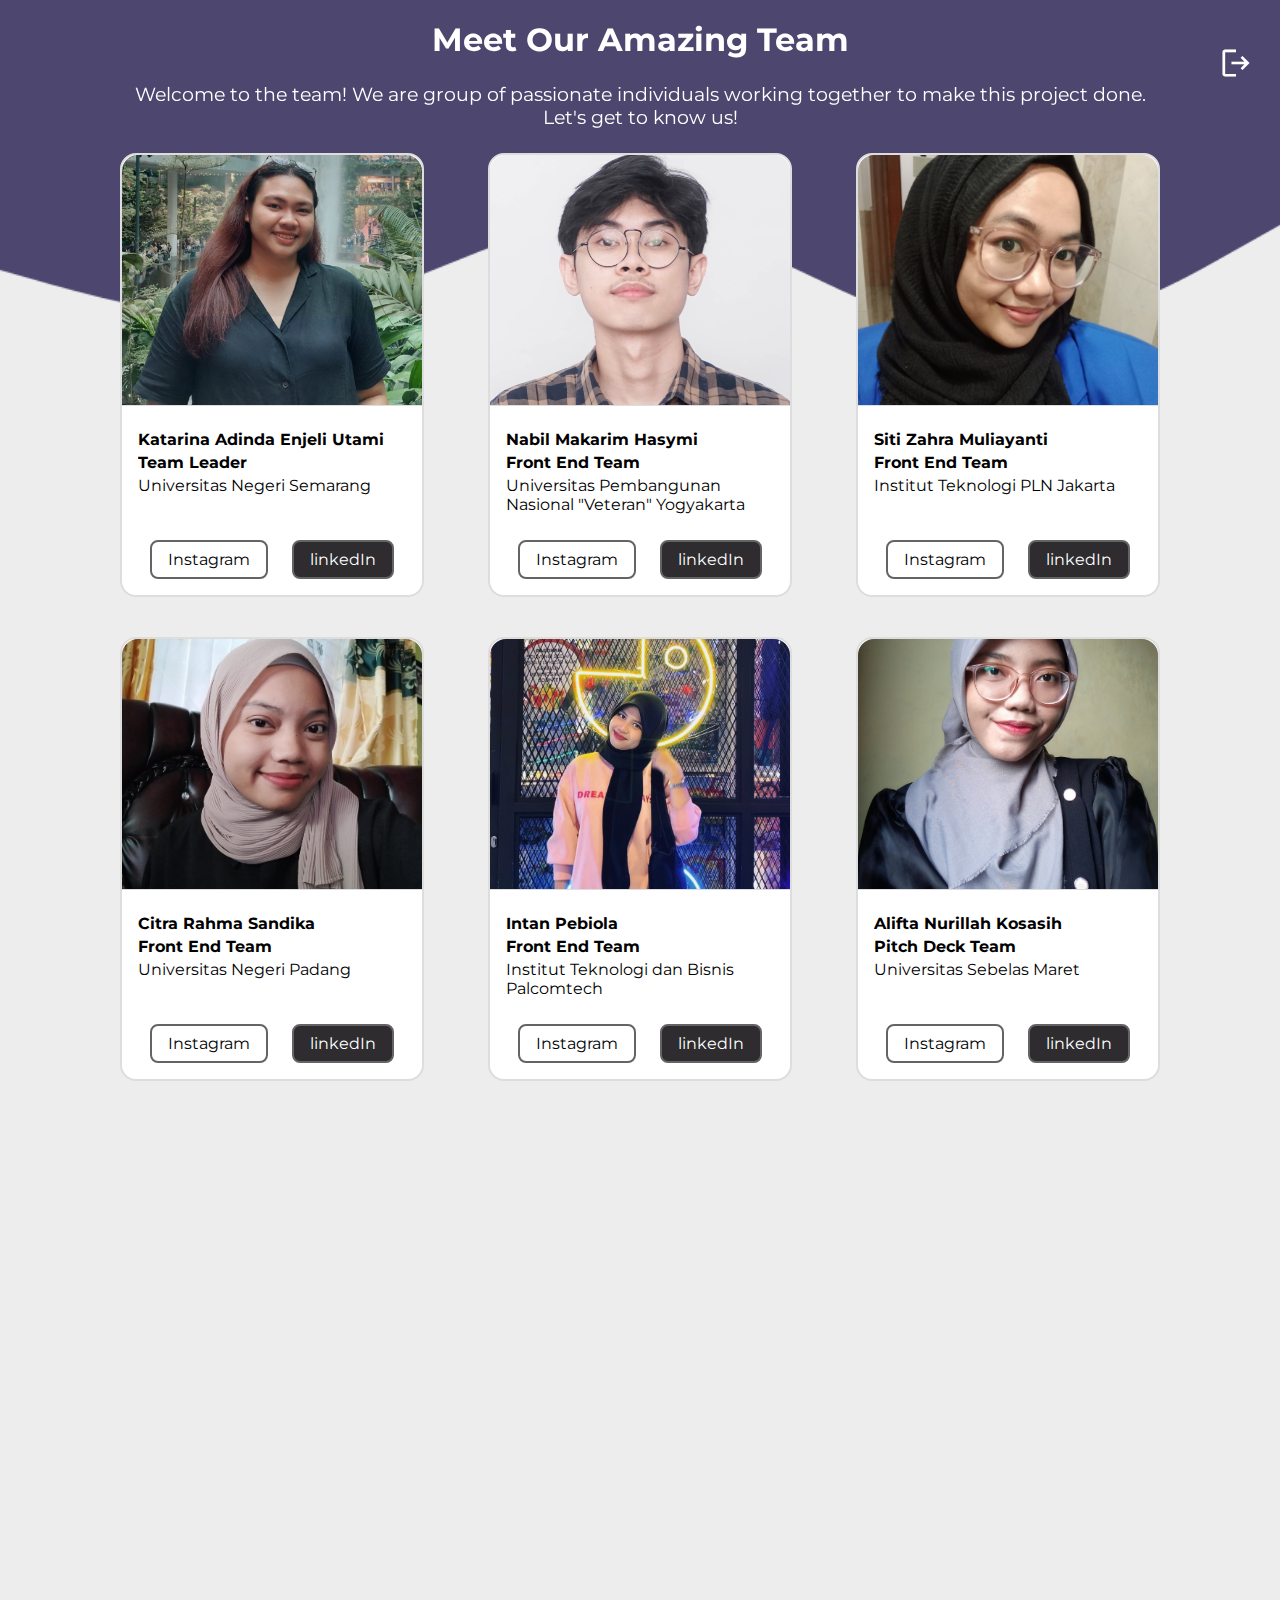
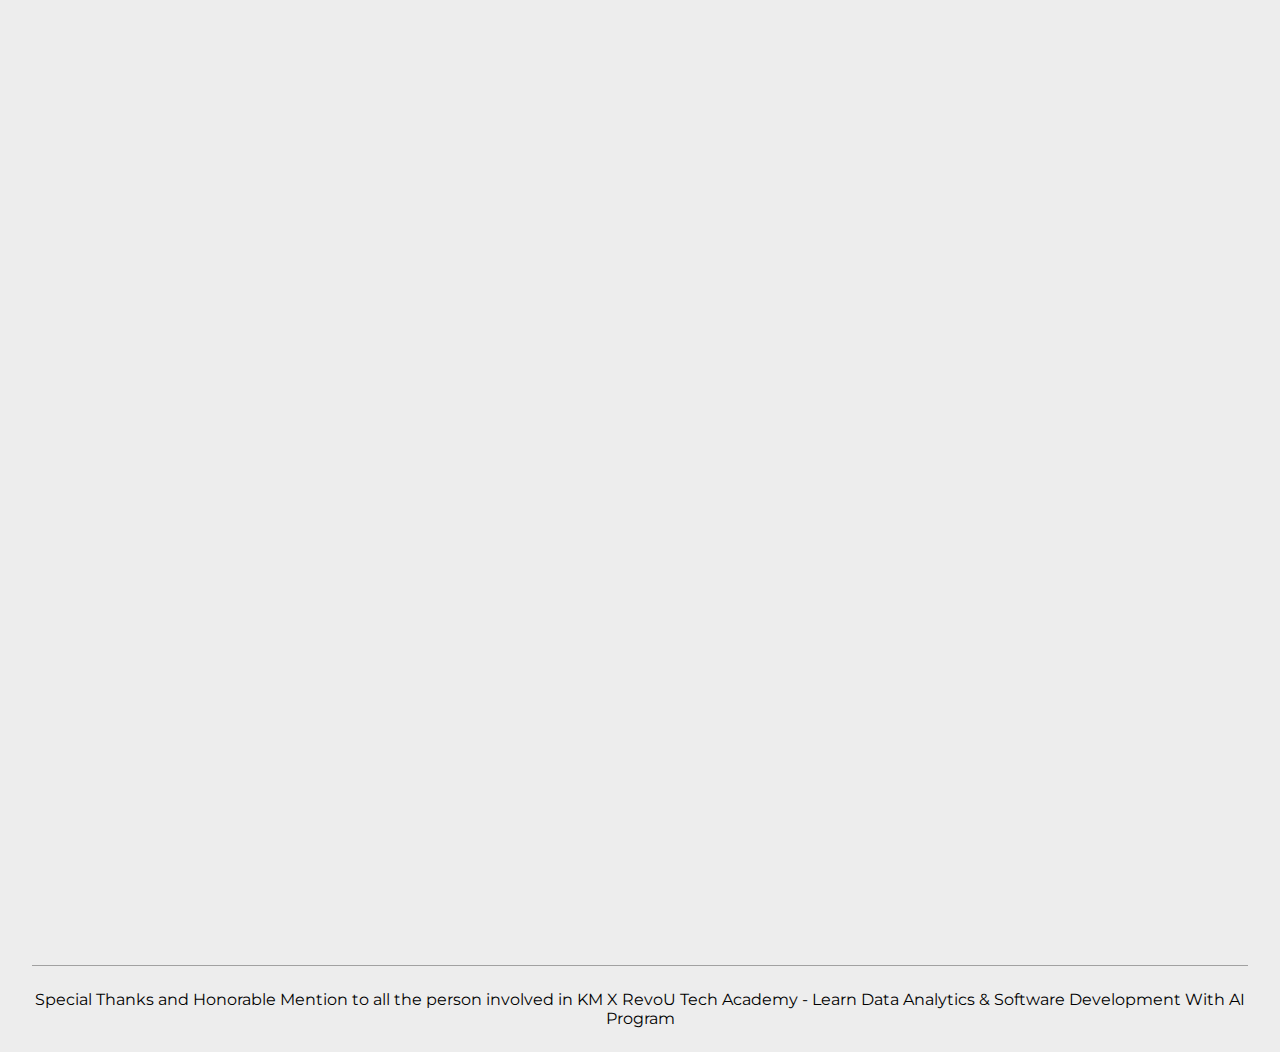
<file: teamMemberPage/teamMember.html>
<!DOCTYPE html>
<html lang="en">
  <head>
    <meta charset="UTF-8" />
    <meta name="viewport" content="width=device-width, initial-scale=1.0" />
    <!-- Import google fonts -->
    <link rel="preconnect" href="https://fonts.googleapis.com" />
    <link rel="preconnect" href="https://fonts.gstatic.com" crossorigin />
    <link
      href="https://fonts.googleapis.com/css2?family=Inter:wght@100..900&family=Montserrat:ital,wght@0,100..900;1,100..900&family=Roboto:ital,wght@0,100;0,300;0,400;0,500;0,700;0,900;1,100;1,300;1,400;1,500;1,700;1,900&display=swap"
      rel="stylesheet"
    />
    <link
      rel="stylesheet"
      href="https://fonts.googleapis.com/css2?family=Material+Symbols+Outlined:opsz,wght,FILL,GRAD@20..48,100..700,0..1,-50..200"
    />
    <!-- Import Animate on Scroll CSS-->
    <link
      rel="stylesheet"
      href="https://cdn.jsdelivr.net/npm/aos@2.3.4/dist/aos.css"
    />
    <link rel="stylesheet" href="teamMember.css" />
    <title>Team Member</title>
  </head>
  <body>
    <header>
      <h1 data-aos="fade-down" id="title">Meet Our Amazing Team</h1>
      <a href="../index.html">
        <span
          data-aos="fade-left"
          class="material-symbols-outlined"
          style="font-size: 36px"
        >
          logout
        </span>
      </a>
    </header>
    <p data-aos="zoom-in" id="titleDesc">
      Welcome to the team! We are group of passionate individuals working
      together to make this project done. Let's get to know us!
    </p>
    <!-- <div id="card-container" class="card-container"></div> -->
    <div class="container">
      <div data-aos="fade-up" class="card">
        <div class="cardHead">
          <img src="../assets/img/Katarina Adinda.jpg" />
        </div>
        <div class="cardBody">
          <div class="cardTitle">
            <h3 class="name">Katarina Adinda Enjeli Utami</h3>
            <h3 class="role">Team Leader</h3>
            <p>Universitas Negeri Semarang</p>
          </div>

          <div class="socMed">
            <a
              class="Instagram"
              href="https://www.instagram.com/katarinaaeu"
              target="blank"
              >Instagram</a
            ><a
              class="linkedIn"
              href=" https://www.linkedin.com/in/katarinaadinda"
              target="blank"
              >linkedIn</a
            >
          </div>
        </div>
      </div>
      <div data-aos="fade-up" class="card">
        <div class="cardHead">
          <img src="../assets/img/Nabil.jpeg" />
        </div>
        <div class="cardBody">
          <div class="cardTitle">
            <h3 class="name">Nabil Makarim Hasymi</h3>
            <h3 class="role">Front End Team</h3>
            <p>Universitas Pembangunan Nasional "Veteran" Yogyakarta</p>
          </div>

          <div class="socMed">
            <a
              class="Instagram"
              href="https://www.instagram.com/nabilhasymi/"
              target="blank"
              >Instagram</a
            ><a
              class="linkedIn"
              href="https://www.linkedin.com/in/nabilhasymi/"
              target="blank"
              >linkedIn</a
            >
          </div>
        </div>
      </div>
      <div data-aos="fade-up" class="card">
        <div class="cardHead">
          <img src="../assets/img/Siti Zahra Muliayanti.jpg" />
        </div>
        <div class="cardBody">
          <div class="cardTitle">
            <h3 class="name">Siti Zahra Muliayanti</h3>
            <h3 class="role">Front End Team</h3>
            <p>Institut Teknologi PLN Jakarta</p>
          </div>

          <div class="socMed">
            <a
              class="Instagram"
              href="https://www.instagram.com/zhrmlynti__/"
              target="blank"
              >Instagram</a
            ><a
              class="linkedIn"
              href="https://linkedin.com/in/siti-zahra-muliayanti-75387a2a1/"
              target="blank"
              >linkedIn</a
            >
          </div>
        </div>
      </div>
      <div data-aos="fade-up" class="card">
        <div class="cardHead">
          <img src="../assets/img/Citra Rahma Sandika.jpeg" />
        </div>
        <div class="cardBody">
          <div class="cardTitle">
            <h3 class="name">Citra Rahma Sandika</h3>
            <h3 class="role">Front End Team</h3>
            <p>Universitas Negeri Padang</p>
          </div>

          <div class="socMed">
            <a
              class="Instagram"
              href="https://www.instagram.com/ctrrrrrrs_/"
              target="blank"
              >Instagram</a
            ><a
              class="linkedIn"
              href="https://www.linkedin.com/in/citrarahmasandika-6ba427261/"
              target="blank"
              >linkedIn</a
            >
          </div>
        </div>
      </div>
      <div data-aos="fade-up" class="card">
        <div class="cardHead">
          <img src="../assets/img/Intan.jpeg" />
        </div>
        <div class="cardBody">
          <div class="cardTitle">
            <h3 class="name">Intan Pebiola</h3>
            <h3 class="role">Front End Team</h3>
            <p>Institut Teknologi dan Bisnis Palcomtech</p>
          </div>

          <div class="socMed">
            <a
              class="Instagram"
              href="https://www.instagram.com/intaanpeeb/"
              target="blank"
              >Instagram</a
            ><a
              class="linkedIn"
              href="https://www.linkedin.com/in/intan-pebiola-2986062a1/"
              target="blank"
              >linkedIn</a
            >
          </div>
        </div>
      </div>
      <div data-aos="fade-up" class="card">
        <div class="cardHead">
          <img src="../assets/img/Alifta Nurillah.jpg" />
        </div>
        <div class="cardBody">
          <div class="cardTitle">
            <h3 class="name">Alifta Nurillah Kosasih</h3>
            <h3 class="role">Pitch Deck Team</h3>
            <p>Universitas Sebelas Maret</p>
          </div>

          <div class="socMed">
            <a
              class="Instagram"
              href="https://www.instagram.com/aliftaataa"
              target="blank"
              >Instagram</a
            ><a
              class="linkedIn"
              href="https://www.linkedin.com/in/alifta-nurillah-kosasih"
              target="blank"
              >linkedIn</a
            >
          </div>
        </div>
      </div>
      <div data-aos="fade-up" class="card">
        <div class="cardHead">
          <img src="../assets/img/Nurazizayns.jpeg" />
        </div>
        <div class="cardBody">
          <div class="cardTitle">
            <h3 class="name">Nuraziza yunus</h3>
            <h3 class="role">Pitch Deck Team</h3>
            <p>Universitas Muslim Indonesia Makassar</p>
          </div>

          <div class="socMed">
            <a
              class="Instagram"
              href="https://www.instagram.com/nrazizayns__/"
              target="blank"
              >Instagram</a
            ><a
              class="linkedIn"
              href="https://www.linkedin.com/in/nuraziza-yunus-130b29288/"
              target="blank"
              >linkedIn</a
            >
          </div>
        </div>
      </div>
      <div data-aos="fade-up" class="card">
        <div class="cardHead">
          <img src="../assets/img/Melinda Khaerunnisa.jpg" />
        </div>
        <div class="cardBody">
          <div class="cardTitle">
            <h3 class="name">Melinda Khairunnisa</h3>
            <h3 class="role">Pitch Deck Team</h3>
            <p>Universitas Pendidikan Indonesia</p>
          </div>
          <div class="socMed">
            <a
              class="Instagram"
              href="https://www.instagram.com/melinda.ksa?igsh=a2pjaWN2ZGNwdzhv"
              target="blank"
              >Instagram</a
            ><a
              class="linkedIn"
              href="https://www.linkedin.com/in/melinda-khaerunnisa-b959452b0/"
              target="blank"
              >linkedIn</a
            >
          </div>
        </div>
      </div>
      <div data-aos="fade-up" class="card">
        <div class="cardHead">
          <img src="../assets/img/Cantika Via.jpeg" />
        </div>
        <div class="cardBody">
          <div class="cardTitle">
            <h3 class="name">Cantika Via</h3>
            <h3 class="role">QA Team</h3>
            <p>Universitas Pamulang</p>
          </div>

          <div class="socMed">
            <a
              class="Instagram"
              href="https://instagram.com/cantikavii/"
              target="blank"
              >Instagram</a
            ><a
              class="linkedIn"
              href="https://www.linkedin.com/in/cantika-via-5079502b0/"
              target="blank"
              >linkedIn</a
            >
          </div>
        </div>
      </div>
      <div data-aos="fade-up" class="card">
        <div class="cardHead">
          <img src="../assets/img/Muhammad Renaldy.JPG" />
        </div>
        <div class="cardBody">
          <div class="cardTitle">
            <h3 class="name">Muhammad Renaldy Emirsanusi Dwi Novrizal</h3>
            <h3 class="role">QA Team</h3>
            <p>Institut Pertanian Bogor</p>
          </div>

          <div class="socMed">
            <a
              class="Instagram"
              href="https://instagram.com/muhrnld/"
              target="blank"
              >Instagram</a
            ><a
              class="linkedIn"
              href="https://www.linkedin.com/in/muhammad-renaldy-emirsanusi-dwi-novrizal-10b066245/"
              target="blank"
              >linkedIn</a
            >
          </div>
        </div>
      </div>
      <div data-aos="fade-up" class="card">
        <div class="cardHead">
          <img src="../assets/img/Muhammad Fajar Syafruddin.jpg" />
        </div>
        <div class="cardBody">
          <div class="cardTitle">
            <h3 class="name">Muhammad Fajar Syafruddin</h3>
            <h3 class="role">QA Team</h3>
            <p>Universitas Indonesia</p>
          </div>

          <div class="socMed">
            <a
              class="Instagram"
              href="https://www.instagram.com/fajapra/"
              target="blank"
              >Instagram</a
            ><a
              class="linkedIn"
              href="https://www.linkedin.com/in/muhammadfajars/"
              target="blank"
              >linkedIn</a
            >
          </div>
        </div>
      </div>
      <div data-aos="fade-up" class="card">
        <div class="cardHead">
          <img src="../assets/img/Irgi Intar.jpg" />
        </div>
        <div class="cardBody">
          <div class="cardTitle">
            <h3 class="name">Irgi Intar Fachrezy</h3>
            <h3 class="role">Deployment Team</h3>
            <p>Institut Teknologi PLN</p>
          </div>
          <div class="socMed">
            <a
              class="Instagram"
              href="https://www.instagram.com/logan_5r5/"
              target="blank"
              >Instagram</a
            ><a
              class="linkedIn"
              href="https://www.linkedin.com/in/irgi-intar-fachrezy-a9a1b8299/"
              target="blank"
              >linkedIn</a
            >
          </div>
        </div>
      </div>
      <div data-aos="fade-up" class="card">
        <div class="cardHead">
          <img src="../assets/img/Adlii.jpg" />
        </div>
        <div class="cardBody">
          <div class="cardTitle">
            <h3 class="name">Adlii Luthfianto</h3>
            <h3 class="role">Deployment Team</h3>
            <p>Universitas Brawijaya</p>
          </div>
          <div class="socMed">
            <a
              class="Instagram"
              href="https://www.Instagram.com/adlii_al17"
              target="blank"
              >Instagram</a
            ><a
              class="linkedIn"
              href="https://www.linkedin.com/in/adliiluthfianto"
              target="blank"
              >linkedIn</a
            >
          </div>
        </div>
      </div>
    </div>
    <span id="lineBorder"></span>
    <footer>
      <p>
        Special Thanks and Honorable Mention to all the person involved in KM X
        RevoU Tech Academy - Learn Data Analytics & Software Development With AI
        Program
      </p>
    </footer>
    <!--  import Animate on Scroll JS-->
    <script src="https://cdn.jsdelivr.net/npm/aos@2.3.4/dist/aos.js"></script>
    <script src="teamMember.js"></script>
  </body>
</html>
</file>
<file: teamMemberPage/teamMember.css>
body {
  background-color: rgb(237, 237, 237);
  background-image: url("../assets/img/wave.png");
  /* background-size: 100%; */
  background-size: 100% 450px;
  background-position: top;
  background-repeat: no-repeat;
  display: flex;
  flex-direction: column;
  justify-content: center;
  align-items: center;
  font-family: Montserrat, Roboto, Arial;
  margin: 0;
  padding: 0;
}

header span {
  position: absolute;
  top: 0;
  right: 0;
  color: white;
  padding: 5vh 2vw 0 0;
  transition: all 300ms ease-in-out;
  cursor: pointer;
}

header span:hover {
  color: lightgray;
}

#title {
  text-align: center;
  margin: 20px auto 0px;
  color: white;
  /* font-size: clamp(16px 20px 24px); */
  /* width: clamp(200px, 75%, 100%); */
}

#titleDesc {
  width: 80%;
  text-align: center;
  margin: 24px;
  color: white;
  font-size: 14pt;
}

.container {
  width: 85%;
  display: flex;
  justify-content: space-evenly;
  flex-wrap: wrap;
  gap: 40px;
}

.card {
  border-radius: 16px;
  width: 300px;
  height: auto;
  border: 2px solid #ddd;
  transition: all 150ms ease-in;
  background-color: white;
}

.card:hover {
  /* transform: scale(1.1); */
  box-shadow: 5px 5px 10px rgba(0, 0, 0, 0.5);
}

.cardHead img {
  width: 300px;
  height: 250px;
  object-fit: cover;
  border-radius: 16px 16px 0px 0px;
  border-bottom: 1px solid #ddd;
}

.cardBody {
  padding: 16px;

  border-radius: 0 0 16px 16px;
}

.cardBody h3 {
  margin: 4px 0px;
  font-size: 16px;
  overflow: hidden;
  white-space: nowrap;
  text-overflow: ellipsis;
}

.cardBody p {
  margin-top: 0;
  text-align: left;
  /* height: auto; */
  min-height: 40px;
  /* max-height: 100px; */
}

.socMed {
  margin-top: 24px;
  display: flex;
  justify-content: space-around;
  align-items: center;
}

.Instagram {
  border: 2px solid #646464;
  padding: 8px 16px;
  border-radius: 8px;
  transition: all 150ms ease-in;
}

.Instagram:hover {
  background-color: #475b63;
  color: white;
}

.linkedIn {
  background-color: #2e2c2f;
  color: white;
  border: 2px solid #646464;
  padding: 8px 16px;
  border-radius: 8px;
  transition: all 150ms ease-in;
}

.linkedIn:hover {
  background-color: #4d466e;
}

a {
  text-decoration: none;
  color: black;
}

#lineBorder {
  margin-top: 32px;
  width: 95%;
  height: 1px;
  background-color: #a1a1a1;
}

footer {
  text-align: center;
  margin: 8px 24px;
}
</file>
